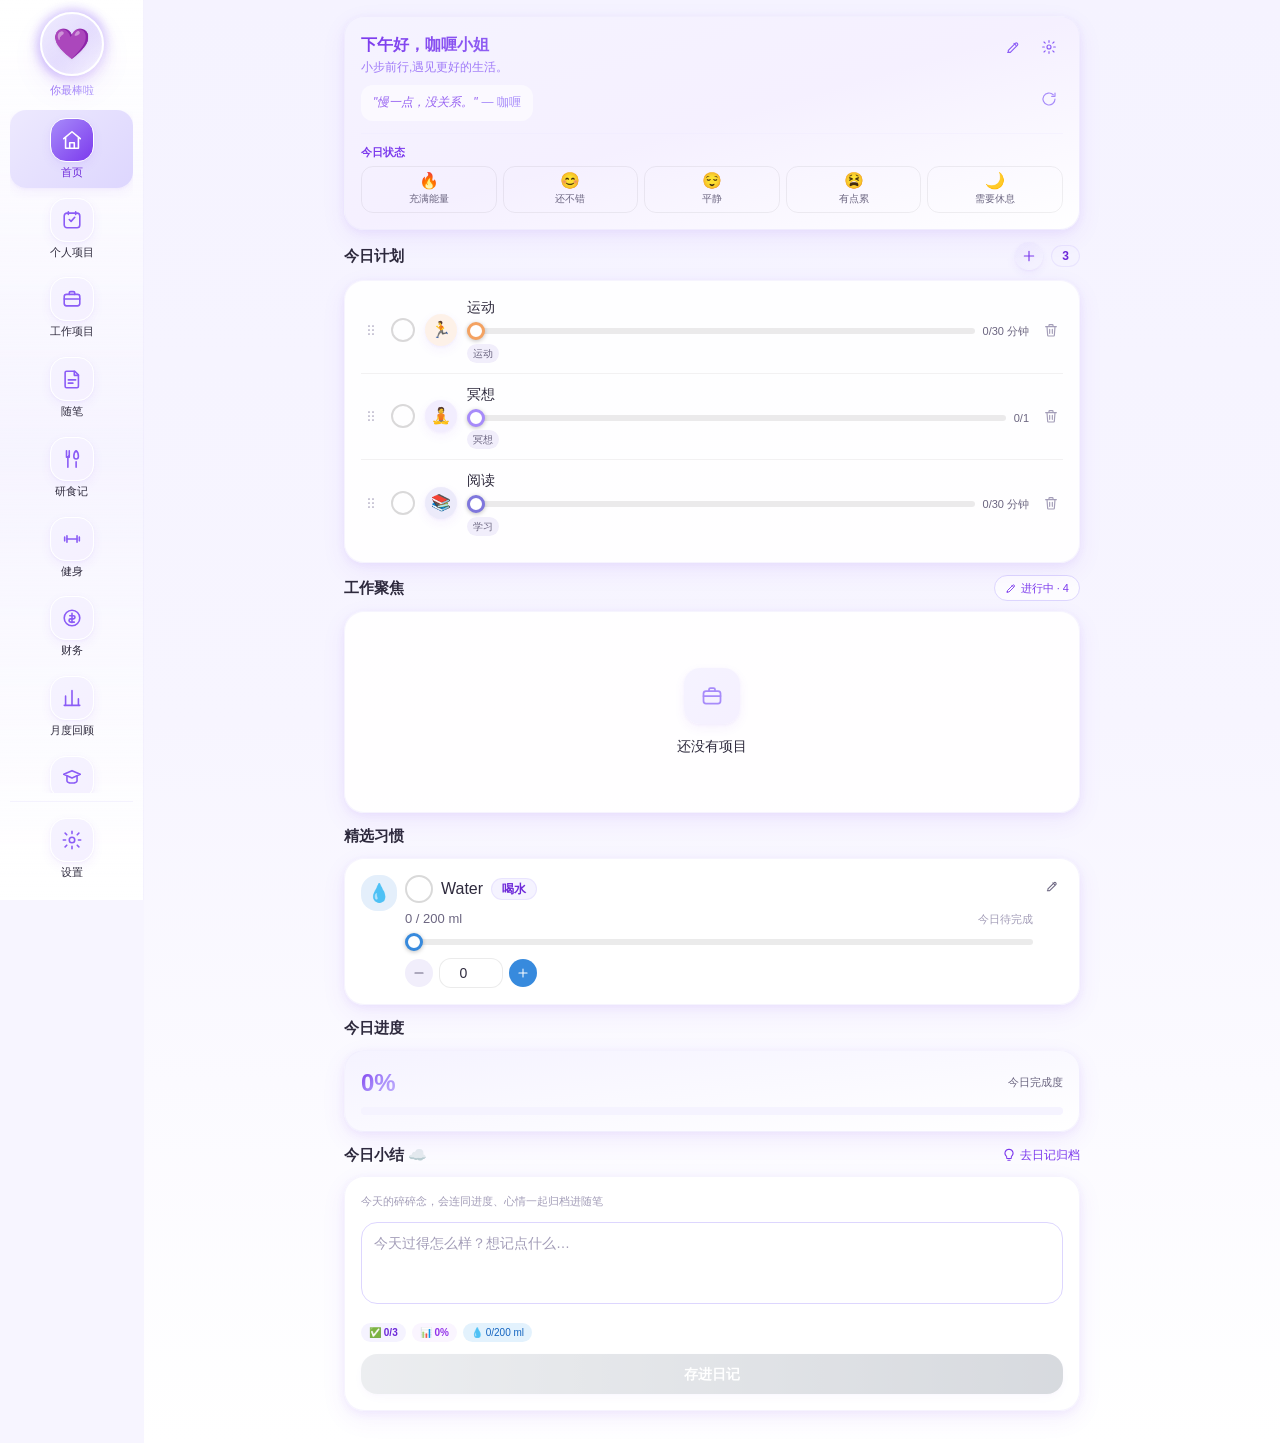
<file: index.html>
<!doctype html>
<html lang="zh-CN">
  <head>
    <meta charset="UTF-8" />
    <link rel="icon" type="image/png" href="./favicon.png" />
    <link rel="apple-touch-icon" href="./apple-touch-icon.png" />
    <meta
      name="viewport"
      content="width=device-width, initial-scale=1.0, maximum-scale=1.0, viewport-fit=cover"
    />
    <meta name="theme-color" content="#7F77DD" />
    <meta name="apple-mobile-web-app-capable" content="yes" />
    <meta name="apple-mobile-web-app-status-bar-style" content="default" />
    <title>Life OS</title>
    <script>
      // Self-healing against stale service-worker shells. Runs as a classic
      // inline script so it works even if the module bundle fails to load
      // (the cause of a white screen after a deploy). When a NEW service worker
      // takes control, reload once to pick up matching, non-404 assets.
      (function () {
        if (!("serviceWorker" in navigator)) return;
        var had = !!navigator.serviceWorker.controller;
        navigator.serviceWorker.addEventListener("controllerchange", function () {
          if (!had) { had = true; return; }
          window.location.reload();
        });
      })();
    </script>
    <script type="module" crossorigin src="./assets/index-BDkH55IQ.js"></script>
    <link rel="stylesheet" crossorigin href="./assets/index-Dxtm33UT.css">
  <link rel="manifest" href="./manifest.webmanifest"></head>
  <body>
    <div id="root"></div>
  </body>
</html>
</file>
<file: assets/index-Dxtm33UT.css>
*,:before,:after{--tw-border-spacing-x: 0;--tw-border-spacing-y: 0;--tw-translate-x: 0;--tw-translate-y: 0;--tw-rotate: 0;--tw-skew-x: 0;--tw-skew-y: 0;--tw-scale-x: 1;--tw-scale-y: 1;--tw-pan-x: ;--tw-pan-y: ;--tw-pinch-zoom: ;--tw-scroll-snap-strictness: proximity;--tw-gradient-from-position: ;--tw-gradient-via-position: ;--tw-gradient-to-position: ;--tw-ordinal: ;--tw-slashed-zero: ;--tw-numeric-figure: ;--tw-numeric-spacing: ;--tw-numeric-fraction: ;--tw-ring-inset: ;--tw-ring-offset-width: 0px;--tw-ring-offset-color: #fff;--tw-ring-color: rgb(59 130 246 / .5);--tw-ring-offset-shadow: 0 0 #0000;--tw-ring-shadow: 0 0 #0000;--tw-shadow: 0 0 #0000;--tw-shadow-colored: 0 0 #0000;--tw-blur: ;--tw-brightness: ;--tw-contrast: ;--tw-grayscale: ;--tw-hue-rotate: ;--tw-invert: ;--tw-saturate: ;--tw-sepia: ;--tw-drop-shadow: ;--tw-backdrop-blur: ;--tw-backdrop-brightness: ;--tw-backdrop-contrast: ;--tw-backdrop-grayscale: ;--tw-backdrop-hue-rotate: ;--tw-backdrop-invert: ;--tw-backdrop-opacity: ;--tw-backdrop-saturate: ;--tw-backdrop-sepia: ;--tw-contain-size: ;--tw-contain-layout: ;--tw-contain-paint: ;--tw-contain-style: }::backdrop{--tw-border-spacing-x: 0;--tw-border-spacing-y: 0;--tw-translate-x: 0;--tw-translate-y: 0;--tw-rotate: 0;--tw-skew-x: 0;--tw-skew-y: 0;--tw-scale-x: 1;--tw-scale-y: 1;--tw-pan-x: ;--tw-pan-y: ;--tw-pinch-zoom: ;--tw-scroll-snap-strictness: proximity;--tw-gradient-from-position: ;--tw-gradient-via-position: ;--tw-gradient-to-position: ;--tw-ordinal: ;--tw-slashed-zero: ;--tw-numeric-figure: ;--tw-numeric-spacing: ;--tw-numeric-fraction: ;--tw-ring-inset: ;--tw-ring-offset-width: 0px;--tw-ring-offset-color: #fff;--tw-ring-color: rgb(59 130 246 / .5);--tw-ring-offset-shadow: 0 0 #0000;--tw-ring-shadow: 0 0 #0000;--tw-shadow: 0 0 #0000;--tw-shadow-colored: 0 0 #0000;--tw-blur: ;--tw-brightness: ;--tw-contrast: ;--tw-grayscale: ;--tw-hue-rotate: ;--tw-invert: ;--tw-saturate: ;--tw-sepia: ;--tw-drop-shadow: ;--tw-backdrop-blur: ;--tw-backdrop-brightness: ;--tw-backdrop-contrast: ;--tw-backdrop-grayscale: ;--tw-backdrop-hue-rotate: ;--tw-backdrop-invert: ;--tw-backdrop-opacity: ;--tw-backdrop-saturate: ;--tw-backdrop-sepia: ;--tw-contain-size: ;--tw-contain-layout: ;--tw-contain-paint: ;--tw-contain-style: }*,:before,:after{box-sizing:border-box;border-width:0;border-style:solid;border-color:#e5e7eb}:before,:after{--tw-content: ""}html,:host{line-height:1.5;-webkit-text-size-adjust:100%;-moz-tab-size:4;-o-tab-size:4;tab-size:4;font-family:ui-sans-serif,-apple-system,BlinkMacSystemFont,PingFang SC,Microsoft YaHei,Segoe UI,Roboto,sans-serif;font-feature-settings:normal;font-variation-settings:normal;-webkit-tap-highlight-color:transparent}body{margin:0;line-height:inherit}hr{height:0;color:inherit;border-top-width:1px}abbr:where([title]){-webkit-text-decoration:underline dotted;text-decoration:underline dotted}h1,h2,h3,h4,h5,h6{font-size:inherit;font-weight:inherit}a{color:inherit;text-decoration:inherit}b,strong{font-weight:bolder}code,kbd,samp,pre{font-family:ui-monospace,SFMono-Regular,Menlo,Monaco,Consolas,Liberation Mono,Courier New,monospace;font-feature-settings:normal;font-variation-settings:normal;font-size:1em}small{font-size:80%}sub,sup{font-size:75%;line-height:0;position:relative;vertical-align:baseline}sub{bottom:-.25em}sup{top:-.5em}table{text-indent:0;border-color:inherit;border-collapse:collapse}button,input,optgroup,select,textarea{font-family:inherit;font-feature-settings:inherit;font-variation-settings:inherit;font-size:100%;font-weight:inherit;line-height:inherit;letter-spacing:inherit;color:inherit;margin:0;padding:0}button,select{text-transform:none}button,input:where([type=button]),input:where([type=reset]),input:where([type=submit]){-webkit-appearance:button;background-color:transparent;background-image:none}:-moz-focusring{outline:auto}:-moz-ui-invalid{box-shadow:none}progress{vertical-align:baseline}::-webkit-inner-spin-button,::-webkit-outer-spin-button{height:auto}[type=search]{-webkit-appearance:textfield;outline-offset:-2px}::-webkit-search-decoration{-webkit-appearance:none}::-webkit-file-upload-button{-webkit-appearance:button;font:inherit}summary{display:list-item}blockquote,dl,dd,h1,h2,h3,h4,h5,h6,hr,figure,p,pre{margin:0}fieldset{margin:0;padding:0}legend{padding:0}ol,ul,menu{list-style:none;margin:0;padding:0}dialog{padding:0}textarea{resize:vertical}input::-moz-placeholder,textarea::-moz-placeholder{opacity:1;color:#9ca3af}input::placeholder,textarea::placeholder{opacity:1;color:#9ca3af}button,[role=button]{cursor:pointer}:disabled{cursor:default}img,svg,video,canvas,audio,iframe,embed,object{display:block;vertical-align:middle}img,video{max-width:100%;height:auto}[hidden]:where(:not([hidden=until-found])){display:none}.container{width:100%}@media (min-width: 640px){.container{max-width:640px}}@media (min-width: 768px){.container{max-width:768px}}@media (min-width: 1024px){.container{max-width:1024px}}@media (min-width: 1280px){.container{max-width:1280px}}@media (min-width: 1536px){.container{max-width:1536px}}.pointer-events-none{pointer-events:none}.visible{visibility:visible}.collapse{visibility:collapse}.static{position:static}.fixed{position:fixed}.absolute{position:absolute}.relative{position:relative}.sticky{position:sticky}.-inset-1{top:-.25rem;right:-.25rem;bottom:-.25rem;left:-.25rem}.inset-0{top:0;right:0;bottom:0;left:0}.inset-x-0{left:0;right:0}.-bottom-0\.5{bottom:-.125rem}.-right-0\.5{right:-.125rem}.-right-1\.5{right:-.375rem}.-top-1\.5{top:-.375rem}.bottom-6{bottom:1.5rem}.left-0{left:0}.left-1\/2{left:50%}.left-3{left:.75rem}.right-0{right:0}.right-1{right:.25rem}.top-0{top:0}.top-1{top:.25rem}.top-1\/2{top:50%}.z-30{z-index:30}.z-40{z-index:40}.z-50{z-index:50}.col-span-2{grid-column:span 2 / span 2}.mx-auto{margin-left:auto;margin-right:auto}.-mt-2{margin-top:-.5rem}.mb-1{margin-bottom:.25rem}.mb-1\.5{margin-bottom:.375rem}.mb-2{margin-bottom:.5rem}.mb-2\.5{margin-bottom:.625rem}.mb-3{margin-bottom:.75rem}.ml-1{margin-left:.25rem}.mt-0\.5{margin-top:.125rem}.mt-1{margin-top:.25rem}.mt-1\.5{margin-top:.375rem}.mt-2{margin-top:.5rem}.mt-2\.5{margin-top:.625rem}.mt-3{margin-top:.75rem}.mt-4{margin-top:1rem}.line-clamp-2{overflow:hidden;display:-webkit-box;-webkit-box-orient:vertical;-webkit-line-clamp:2}.block{display:block}.inline-block{display:inline-block}.inline{display:inline}.flex{display:flex}.inline-flex{display:inline-flex}.\!table{display:table!important}.table{display:table}.grid{display:grid}.hidden{display:none}.aspect-square{aspect-ratio:1 / 1}.h-1\.5{height:.375rem}.h-10{height:2.5rem}.h-11{height:2.75rem}.h-12{height:3rem}.h-14{height:3.5rem}.h-16{height:4rem}.h-2{height:.5rem}.h-2\.5{height:.625rem}.h-20{height:5rem}.h-3{height:.75rem}.h-3\.5{height:.875rem}.h-32{height:8rem}.h-4{height:1rem}.h-5{height:1.25rem}.h-6{height:1.5rem}.h-7{height:1.75rem}.h-8{height:2rem}.h-9{height:2.25rem}.h-\[180px\]{height:180px}.h-\[22px\]{height:22px}.h-\[36px\]{height:36px}.h-dvh{height:100dvh}.h-full{height:100%}.h-px{height:1px}.max-h-56{max-height:14rem}.max-h-\[60vh\]{max-height:60vh}.max-h-\[85vh\]{max-height:85vh}.min-h-0{min-height:0px}.min-h-dvh{min-height:100dvh}.min-h-screen{min-height:100vh}.w-1\.5{width:.375rem}.w-10{width:2.5rem}.w-11{width:2.75rem}.w-12{width:3rem}.w-14{width:3.5rem}.w-16{width:4rem}.w-2\.5{width:.625rem}.w-20{width:5rem}.w-3{width:.75rem}.w-3\.5{width:.875rem}.w-32{width:8rem}.w-36{width:9rem}.w-4{width:1rem}.w-44{width:11rem}.w-5{width:1.25rem}.w-6{width:1.5rem}.w-7{width:1.75rem}.w-8{width:2rem}.w-9{width:2.25rem}.w-\[200px\]{width:200px}.w-\[22px\]{width:22px}.w-auto{width:auto}.w-full{width:100%}.min-w-0{min-width:0px}.max-w-3xl{max-width:48rem}.max-w-\[12rem\]{max-width:12rem}.max-w-\[16rem\]{max-width:16rem}.max-w-md{max-width:28rem}.max-w-sm{max-width:24rem}.flex-1{flex:1 1 0%}.shrink-0{flex-shrink:0}.-translate-x-1\/2{--tw-translate-x: -50%;transform:translate(var(--tw-translate-x),var(--tw-translate-y)) rotate(var(--tw-rotate)) skew(var(--tw-skew-x)) skewY(var(--tw-skew-y)) scaleX(var(--tw-scale-x)) scaleY(var(--tw-scale-y))}.-translate-y-1\/2{--tw-translate-y: -50%;transform:translate(var(--tw-translate-x),var(--tw-translate-y)) rotate(var(--tw-rotate)) skew(var(--tw-skew-x)) skewY(var(--tw-skew-y)) scaleX(var(--tw-scale-x)) scaleY(var(--tw-scale-y))}.rotate-180{--tw-rotate: 180deg;transform:translate(var(--tw-translate-x),var(--tw-translate-y)) rotate(var(--tw-rotate)) skew(var(--tw-skew-x)) skewY(var(--tw-skew-y)) scaleX(var(--tw-scale-x)) scaleY(var(--tw-scale-y))}.scale-105{--tw-scale-x: 1.05;--tw-scale-y: 1.05;transform:translate(var(--tw-translate-x),var(--tw-translate-y)) rotate(var(--tw-rotate)) skew(var(--tw-skew-x)) skewY(var(--tw-skew-y)) scaleX(var(--tw-scale-x)) scaleY(var(--tw-scale-y))}.scale-75{--tw-scale-x: .75;--tw-scale-y: .75;transform:translate(var(--tw-translate-x),var(--tw-translate-y)) rotate(var(--tw-rotate)) skew(var(--tw-skew-x)) skewY(var(--tw-skew-y)) scaleX(var(--tw-scale-x)) scaleY(var(--tw-scale-y))}.transform{transform:translate(var(--tw-translate-x),var(--tw-translate-y)) rotate(var(--tw-rotate)) skew(var(--tw-skew-x)) skewY(var(--tw-skew-y)) scaleX(var(--tw-scale-x)) scaleY(var(--tw-scale-y))}.cursor-default{cursor:default}.cursor-grab{cursor:grab}.cursor-pointer{cursor:pointer}.touch-none{touch-action:none}.select-none{-webkit-user-select:none;-moz-user-select:none;user-select:none}.select-all{-webkit-user-select:all;-moz-user-select:all;user-select:all}.resize-none{resize:none}.snap-y{scroll-snap-type:y var(--tw-scroll-snap-strictness)}.snap-mandatory{--tw-scroll-snap-strictness: mandatory}.snap-center{scroll-snap-align:center}.grid-cols-2{grid-template-columns:repeat(2,minmax(0,1fr))}.grid-cols-3{grid-template-columns:repeat(3,minmax(0,1fr))}.grid-cols-4{grid-template-columns:repeat(4,minmax(0,1fr))}.grid-cols-7{grid-template-columns:repeat(7,minmax(0,1fr))}.grid-cols-\[1fr_auto_1\.5fr\]{grid-template-columns:1fr auto 1.5fr}.flex-col{flex-direction:column}.flex-wrap{flex-wrap:wrap}.place-items-center{place-items:center}.items-start{align-items:flex-start}.items-center{align-items:center}.items-baseline{align-items:baseline}.justify-end{justify-content:flex-end}.justify-center{justify-content:center}.justify-between{justify-content:space-between}.gap-0\.5{gap:.125rem}.gap-1{gap:.25rem}.gap-1\.5{gap:.375rem}.gap-2{gap:.5rem}.gap-2\.5{gap:.625rem}.gap-3{gap:.75rem}.gap-5{gap:1.25rem}.gap-x-1\.5{-moz-column-gap:.375rem;column-gap:.375rem}.gap-x-3{-moz-column-gap:.75rem;column-gap:.75rem}.gap-y-0\.5{row-gap:.125rem}.gap-y-1{row-gap:.25rem}.space-y-0\.5>:not([hidden])~:not([hidden]){--tw-space-y-reverse: 0;margin-top:calc(.125rem * calc(1 - var(--tw-space-y-reverse)));margin-bottom:calc(.125rem * var(--tw-space-y-reverse))}.space-y-1>:not([hidden])~:not([hidden]){--tw-space-y-reverse: 0;margin-top:calc(.25rem * calc(1 - var(--tw-space-y-reverse)));margin-bottom:calc(.25rem * var(--tw-space-y-reverse))}.space-y-1\.5>:not([hidden])~:not([hidden]){--tw-space-y-reverse: 0;margin-top:calc(.375rem * calc(1 - var(--tw-space-y-reverse)));margin-bottom:calc(.375rem * var(--tw-space-y-reverse))}.space-y-2>:not([hidden])~:not([hidden]){--tw-space-y-reverse: 0;margin-top:calc(.5rem * calc(1 - var(--tw-space-y-reverse)));margin-bottom:calc(.5rem * var(--tw-space-y-reverse))}.space-y-3>:not([hidden])~:not([hidden]){--tw-space-y-reverse: 0;margin-top:calc(.75rem * calc(1 - var(--tw-space-y-reverse)));margin-bottom:calc(.75rem * var(--tw-space-y-reverse))}.space-y-4>:not([hidden])~:not([hidden]){--tw-space-y-reverse: 0;margin-top:calc(1rem * calc(1 - var(--tw-space-y-reverse)));margin-bottom:calc(1rem * var(--tw-space-y-reverse))}.space-y-5>:not([hidden])~:not([hidden]){--tw-space-y-reverse: 0;margin-top:calc(1.25rem * calc(1 - var(--tw-space-y-reverse)));margin-bottom:calc(1.25rem * var(--tw-space-y-reverse))}.divide-y>:not([hidden])~:not([hidden]){--tw-divide-y-reverse: 0;border-top-width:calc(1px * calc(1 - var(--tw-divide-y-reverse)));border-bottom-width:calc(1px * var(--tw-divide-y-reverse))}.divide-black\/\[0\.04\]>:not([hidden])~:not([hidden]){border-color:#0000000a}.divide-black\/\[0\.05\]>:not([hidden])~:not([hidden]){border-color:#0000000d}.overflow-hidden{overflow:hidden}.overflow-x-auto{overflow-x:auto}.overflow-y-auto{overflow-y:auto}.overscroll-contain{overscroll-behavior:contain}.truncate{overflow:hidden;text-overflow:ellipsis;white-space:nowrap}.whitespace-nowrap{white-space:nowrap}.whitespace-pre-wrap{white-space:pre-wrap}.break-words{overflow-wrap:break-word}.break-all{word-break:break-all}.rounded{border-radius:.25rem}.rounded-2xl{border-radius:1rem}.rounded-3xl{border-radius:1.5rem}.rounded-card{border-radius:20px}.rounded-full{border-radius:9999px}.rounded-lg{border-radius:.5rem}.rounded-md{border-radius:.375rem}.rounded-pill{border-radius:999px}.rounded-xl{border-radius:.75rem}.border{border-width:1px}.border-2{border-width:2px}.border-b{border-bottom-width:1px}.border-r{border-right-width:1px}.border-t{border-top-width:1px}.border-dashed{border-style:dashed}.border-amber-100{--tw-border-opacity: 1;border-color:rgb(254 243 199 / var(--tw-border-opacity, 1))}.border-amber-200{--tw-border-opacity: 1;border-color:rgb(253 230 138 / var(--tw-border-opacity, 1))}.border-amber-200\/60{border-color:#fde68a99}.border-amber-400{--tw-border-opacity: 1;border-color:rgb(251 191 36 / var(--tw-border-opacity, 1))}.border-black\/15{border-color:#00000026}.border-black\/20{border-color:#0003}.border-black\/\[0\.04\]{border-color:#0000000a}.border-black\/\[0\.05\]{border-color:#0000000d}.border-black\/\[0\.06\]{border-color:#0000000f}.border-black\/\[0\.08\]{border-color:#00000014}.border-black\/\[0\.12\]{border-color:#0000001f}.border-black\/\[0\.1\]{border-color:#0000001a}.border-blue-200\/30{border-color:#bfdbfe4d}.border-brand-100{--tw-border-opacity: 1;border-color:rgb(237 233 254 / var(--tw-border-opacity, 1))}.border-brand-100\/40{border-color:#ede9fe66}.border-brand-100\/50{border-color:#ede9fe80}.border-brand-100\/60{border-color:#ede9fe99}.border-brand-200{--tw-border-opacity: 1;border-color:rgb(221 214 254 / var(--tw-border-opacity, 1))}.border-brand-200\/30{border-color:#ddd6fe4d}.border-brand-200\/50{border-color:#ddd6fe80}.border-brand-300{--tw-border-opacity: 1;border-color:rgb(196 181 253 / var(--tw-border-opacity, 1))}.border-brand-500{--tw-border-opacity: 1;border-color:rgb(139 92 246 / var(--tw-border-opacity, 1))}.border-emerald-200\/30{border-color:#a7f3d04d}.border-mint-200{--tw-border-opacity: 1;border-color:rgb(156 224 201 / var(--tw-border-opacity, 1))}.border-orange-200\/30{border-color:#fed7aa4d}.border-sky-100{--tw-border-opacity: 1;border-color:rgb(224 242 254 / var(--tw-border-opacity, 1))}.border-white{--tw-border-opacity: 1;border-color:rgb(255 255 255 / var(--tw-border-opacity, 1))}.border-yellow-200\/30{border-color:#fef08a4d}.bg-amber-400{--tw-bg-opacity: 1;background-color:rgb(251 191 36 / var(--tw-bg-opacity, 1))}.bg-amber-50{--tw-bg-opacity: 1;background-color:rgb(255 251 235 / var(--tw-bg-opacity, 1))}.bg-amber-50\/50{background-color:#fffbeb80}.bg-amber-500{--tw-bg-opacity: 1;background-color:rgb(245 158 11 / var(--tw-bg-opacity, 1))}.bg-bg-base{--tw-bg-opacity: 1;background-color:rgb(247 245 255 / var(--tw-bg-opacity, 1))}.bg-bg-muted{--tw-bg-opacity: 1;background-color:rgb(241 238 251 / var(--tw-bg-opacity, 1))}.bg-bg-muted\/30{background-color:#f1eefb4d}.bg-bg-muted\/40{background-color:#f1eefb66}.bg-bg-muted\/50{background-color:#f1eefb80}.bg-bg-muted\/60{background-color:#f1eefb99}.bg-bg-muted\/70{background-color:#f1eefbb3}.bg-bg-surface{--tw-bg-opacity: 1;background-color:rgb(255 255 255 / var(--tw-bg-opacity, 1))}.bg-black\/30{background-color:#0000004d}.bg-black\/55{background-color:#0000008c}.bg-black\/\[0\.04\]{background-color:#0000000a}.bg-black\/\[0\.05\]{background-color:#0000000d}.bg-black\/\[0\.06\]{background-color:#0000000f}.bg-blossom-50{--tw-bg-opacity: 1;background-color:rgb(245 240 255 / var(--tw-bg-opacity, 1))}.bg-brand-100{--tw-bg-opacity: 1;background-color:rgb(237 233 254 / var(--tw-bg-opacity, 1))}.bg-brand-400{--tw-bg-opacity: 1;background-color:rgb(167 139 250 / var(--tw-bg-opacity, 1))}.bg-brand-50{--tw-bg-opacity: 1;background-color:rgb(245 243 255 / var(--tw-bg-opacity, 1))}.bg-brand-50\/50{background-color:#f5f3ff80}.bg-brand-50\/60{background-color:#f5f3ff99}.bg-brand-50\/70{background-color:#f5f3ffb3}.bg-brand-500{--tw-bg-opacity: 1;background-color:rgb(139 92 246 / var(--tw-bg-opacity, 1))}.bg-ink\/85{background-color:#2e2a3dd9}.bg-mint-50{--tw-bg-opacity: 1;background-color:rgb(224 247 239 / var(--tw-bg-opacity, 1))}.bg-mint-50\/60{background-color:#e0f7ef99}.bg-mint-600{--tw-bg-opacity: 1;background-color:rgb(0 121 107 / var(--tw-bg-opacity, 1))}.bg-peach-400{--tw-bg-opacity: 1;background-color:rgb(255 112 67 / var(--tw-bg-opacity, 1))}.bg-peach-50{--tw-bg-opacity: 1;background-color:rgb(251 233 231 / var(--tw-bg-opacity, 1))}.bg-peach-600{--tw-bg-opacity: 1;background-color:rgb(216 67 21 / var(--tw-bg-opacity, 1))}.bg-purple-50{--tw-bg-opacity: 1;background-color:rgb(250 245 255 / var(--tw-bg-opacity, 1))}.bg-red-50{--tw-bg-opacity: 1;background-color:rgb(254 242 242 / var(--tw-bg-opacity, 1))}.bg-red-500{--tw-bg-opacity: 1;background-color:rgb(239 68 68 / var(--tw-bg-opacity, 1))}.bg-rose-500{--tw-bg-opacity: 1;background-color:rgb(184 60 130 / var(--tw-bg-opacity, 1))}.bg-sky-50{--tw-bg-opacity: 1;background-color:rgb(227 242 253 / var(--tw-bg-opacity, 1))}.bg-sky-50\/50{background-color:#e3f2fd80}.bg-sky-500{--tw-bg-opacity: 1;background-color:rgb(14 165 233 / var(--tw-bg-opacity, 1))}.bg-sun-50{--tw-bg-opacity: 1;background-color:rgb(255 248 225 / var(--tw-bg-opacity, 1))}.bg-transparent{background-color:transparent}.bg-white{--tw-bg-opacity: 1;background-color:rgb(255 255 255 / var(--tw-bg-opacity, 1))}.bg-white\/60{background-color:#fff9}.bg-white\/70{background-color:#ffffffb3}.bg-white\/90{background-color:#ffffffe6}.bg-gradient-to-b{background-image:linear-gradient(to bottom,var(--tw-gradient-stops))}.bg-gradient-to-br{background-image:linear-gradient(to bottom right,var(--tw-gradient-stops))}.bg-gradient-to-r{background-image:linear-gradient(to right,var(--tw-gradient-stops))}.from-brand-100{--tw-gradient-from: #EDE9FE var(--tw-gradient-from-position);--tw-gradient-to: rgb(237 233 254 / 0) var(--tw-gradient-to-position);--tw-gradient-stops: var(--tw-gradient-from), var(--tw-gradient-to)}.from-brand-300{--tw-gradient-from: #C4B5FD var(--tw-gradient-from-position);--tw-gradient-to: rgb(196 181 253 / 0) var(--tw-gradient-to-position);--tw-gradient-stops: var(--tw-gradient-from), var(--tw-gradient-to)}.from-brand-400{--tw-gradient-from: #A78BFA var(--tw-gradient-from-position);--tw-gradient-to: rgb(167 139 250 / 0) var(--tw-gradient-to-position);--tw-gradient-stops: var(--tw-gradient-from), var(--tw-gradient-to)}.from-brand-50{--tw-gradient-from: #F5F3FF var(--tw-gradient-from-position);--tw-gradient-to: rgb(245 243 255 / 0) var(--tw-gradient-to-position);--tw-gradient-stops: var(--tw-gradient-from), var(--tw-gradient-to)}.from-sky-400{--tw-gradient-from: #42A5F5 var(--tw-gradient-from-position);--tw-gradient-to: rgb(66 165 245 / 0) var(--tw-gradient-to-position);--tw-gradient-stops: var(--tw-gradient-from), var(--tw-gradient-to)}.from-white{--tw-gradient-from: #fff var(--tw-gradient-from-position);--tw-gradient-to: rgb(255 255 255 / 0) var(--tw-gradient-to-position);--tw-gradient-stops: var(--tw-gradient-from), var(--tw-gradient-to)}.via-blossom-50{--tw-gradient-to: rgb(245 240 255 / 0) var(--tw-gradient-to-position);--tw-gradient-stops: var(--tw-gradient-from), #F5F0FF var(--tw-gradient-via-position), var(--tw-gradient-to)}.via-brand-400{--tw-gradient-to: rgb(167 139 250 / 0) var(--tw-gradient-to-position);--tw-gradient-stops: var(--tw-gradient-from), #A78BFA var(--tw-gradient-via-position), var(--tw-gradient-to)}.via-brand-50\/30{--tw-gradient-to: rgb(245 243 255 / 0) var(--tw-gradient-to-position);--tw-gradient-stops: var(--tw-gradient-from), rgb(245 243 255 / .3) var(--tw-gradient-via-position), var(--tw-gradient-to)}.to-blossom-50{--tw-gradient-to: #F5F0FF var(--tw-gradient-to-position)}.to-brand-500{--tw-gradient-to: #8B5CF6 var(--tw-gradient-to-position)}.to-brand-600{--tw-gradient-to: #7C3AED var(--tw-gradient-to-position)}.to-sky-500{--tw-gradient-to: #0ea5e9 var(--tw-gradient-to-position)}.to-white{--tw-gradient-to: #fff var(--tw-gradient-to-position)}.object-cover{-o-object-fit:cover;object-fit:cover}.p-0{padding:0}.p-0\.5{padding:.125rem}.p-1{padding:.25rem}.p-1\.5{padding:.375rem}.p-2{padding:.5rem}.p-2\.5{padding:.625rem}.p-3{padding:.75rem}.p-4{padding:1rem}.p-6{padding:1.5rem}.px-1{padding-left:.25rem;padding-right:.25rem}.px-1\.5{padding-left:.375rem;padding-right:.375rem}.px-2{padding-left:.5rem;padding-right:.5rem}.px-2\.5{padding-left:.625rem;padding-right:.625rem}.px-3{padding-left:.75rem;padding-right:.75rem}.px-3\.5{padding-left:.875rem;padding-right:.875rem}.px-4{padding-left:1rem;padding-right:1rem}.px-5{padding-left:1.25rem;padding-right:1.25rem}.px-6{padding-left:1.5rem;padding-right:1.5rem}.py-0\.5{padding-top:.125rem;padding-bottom:.125rem}.py-1{padding-top:.25rem;padding-bottom:.25rem}.py-1\.5{padding-top:.375rem;padding-bottom:.375rem}.py-10{padding-top:2.5rem;padding-bottom:2.5rem}.py-2{padding-top:.5rem;padding-bottom:.5rem}.py-2\.5{padding-top:.625rem;padding-bottom:.625rem}.py-3{padding-top:.75rem;padding-bottom:.75rem}.py-4{padding-top:1rem;padding-bottom:1rem}.py-6{padding-top:1.5rem;padding-bottom:1.5rem}.pb-0\.5{padding-bottom:.125rem}.pb-2{padding-bottom:.5rem}.pb-6{padding-bottom:1.5rem}.pb-\[calc\(0\.75rem\+env\(safe-area-inset-bottom\)\)\]{padding-bottom:calc(.75rem + env(safe-area-inset-bottom))}.pb-\[max\(1rem\,env\(safe-area-inset-bottom\)\)\]{padding-bottom:max(1rem,env(safe-area-inset-bottom))}.pl-4{padding-left:1rem}.pl-9{padding-left:2.25rem}.pr-0\.5{padding-right:.125rem}.pr-3{padding-right:.75rem}.pt-1{padding-top:.25rem}.pt-1\.5{padding-top:.375rem}.pt-2{padding-top:.5rem}.pt-2\.5{padding-top:.625rem}.pt-3{padding-top:.75rem}.pt-\[calc\(0\.75rem\+env\(safe-area-inset-top\)\)\]{padding-top:calc(.75rem + env(safe-area-inset-top))}.pt-\[max\(1rem\,env\(safe-area-inset-top\)\)\]{padding-top:max(1rem,env(safe-area-inset-top))}.text-left{text-align:left}.text-center{text-align:center}.text-right{text-align:right}.font-mono{font-family:ui-monospace,SFMono-Regular,Menlo,Monaco,Consolas,Liberation Mono,Courier New,monospace}.text-2xl{font-size:1.5rem;line-height:2rem}.text-4xl{font-size:2.25rem;line-height:2.5rem}.text-\[10px\]{font-size:10px}.text-\[11px\]{font-size:11px}.text-\[13px\]{font-size:13px}.text-\[15px\]{font-size:15px}.text-\[9px\]{font-size:9px}.text-base{font-size:1rem;line-height:1.5rem}.text-lg{font-size:1.125rem;line-height:1.75rem}.text-sm{font-size:.875rem;line-height:1.25rem}.text-xl{font-size:1.25rem;line-height:1.75rem}.text-xs{font-size:.75rem;line-height:1rem}.font-bold{font-weight:700}.font-medium{font-weight:500}.font-semibold{font-weight:600}.italic{font-style:italic}.not-italic{font-style:normal}.tabular-nums{--tw-numeric-spacing: tabular-nums;font-variant-numeric:var(--tw-ordinal) var(--tw-slashed-zero) var(--tw-numeric-figure) var(--tw-numeric-spacing) var(--tw-numeric-fraction)}.leading-none{line-height:1}.leading-relaxed{line-height:1.625}.leading-snug{line-height:1.375}.leading-tight{line-height:1.25}.text-amber-400{--tw-text-opacity: 1;color:rgb(251 191 36 / var(--tw-text-opacity, 1))}.text-amber-600{--tw-text-opacity: 1;color:rgb(217 119 6 / var(--tw-text-opacity, 1))}.text-amber-700{--tw-text-opacity: 1;color:rgb(180 83 9 / var(--tw-text-opacity, 1))}.text-amber-700\/70{color:#b45309b3}.text-amber-700\/80{color:#b45309cc}.text-amber-800{--tw-text-opacity: 1;color:rgb(146 64 14 / var(--tw-text-opacity, 1))}.text-amber-900{--tw-text-opacity: 1;color:rgb(120 53 15 / var(--tw-text-opacity, 1))}.text-blossom-600{--tw-text-opacity: 1;color:rgb(109 40 217 / var(--tw-text-opacity, 1))}.text-brand-400{--tw-text-opacity: 1;color:rgb(167 139 250 / var(--tw-text-opacity, 1))}.text-brand-500{--tw-text-opacity: 1;color:rgb(139 92 246 / var(--tw-text-opacity, 1))}.text-brand-500\/80{color:#8b5cf6cc}.text-brand-600{--tw-text-opacity: 1;color:rgb(124 58 237 / var(--tw-text-opacity, 1))}.text-brand-600\/80{color:#7c3aedcc}.text-brand-700{--tw-text-opacity: 1;color:rgb(109 40 217 / var(--tw-text-opacity, 1))}.text-brand-700\/70{color:#6d28d9b3}.text-brand-800{--tw-text-opacity: 1;color:rgb(91 33 182 / var(--tw-text-opacity, 1))}.text-ink{--tw-text-opacity: 1;color:rgb(46 42 61 / var(--tw-text-opacity, 1))}.text-ink-faint{--tw-text-opacity: 1;color:rgb(163 157 184 / var(--tw-text-opacity, 1))}.text-ink-faint\/40{color:#a39db866}.text-ink-soft{--tw-text-opacity: 1;color:rgb(107 101 128 / var(--tw-text-opacity, 1))}.text-mint-600{--tw-text-opacity: 1;color:rgb(0 121 107 / var(--tw-text-opacity, 1))}.text-peach-600{--tw-text-opacity: 1;color:rgb(216 67 21 / var(--tw-text-opacity, 1))}.text-purple-600{--tw-text-opacity: 1;color:rgb(147 51 234 / var(--tw-text-opacity, 1))}.text-red-600{--tw-text-opacity: 1;color:rgb(220 38 38 / var(--tw-text-opacity, 1))}.text-rose-500{--tw-text-opacity: 1;color:rgb(184 60 130 / var(--tw-text-opacity, 1))}.text-sky-600{--tw-text-opacity: 1;color:rgb(21 101 192 / var(--tw-text-opacity, 1))}.text-sky-700{--tw-text-opacity: 1;color:rgb(3 105 161 / var(--tw-text-opacity, 1))}.text-sun-600{--tw-text-opacity: 1;color:rgb(245 127 23 / var(--tw-text-opacity, 1))}.text-transparent{color:transparent}.text-white{--tw-text-opacity: 1;color:rgb(255 255 255 / var(--tw-text-opacity, 1))}.underline{text-decoration-line:underline}.line-through{text-decoration-line:line-through}.accent-brand-400{accent-color:#A78BFA}.opacity-0{opacity:0}.opacity-40{opacity:.4}.opacity-60{opacity:.6}.opacity-70{opacity:.7}.opacity-90{opacity:.9}.shadow-2xl{--tw-shadow: 0 25px 50px -12px rgb(0 0 0 / .25);--tw-shadow-colored: 0 25px 50px -12px var(--tw-shadow-color);box-shadow:var(--tw-ring-offset-shadow, 0 0 #0000),var(--tw-ring-shadow, 0 0 #0000),var(--tw-shadow)}.shadow-card{--tw-shadow: 0 2px 8px rgba(124,58,237,.07), 0 8px 24px rgba(124,58,237,.08);--tw-shadow-colored: 0 2px 8px var(--tw-shadow-color), 0 8px 24px var(--tw-shadow-color);box-shadow:var(--tw-ring-offset-shadow, 0 0 #0000),var(--tw-ring-shadow, 0 0 #0000),var(--tw-shadow)}.shadow-float{--tw-shadow: 0 4px 16px rgba(124,58,237,.14), 0 12px 32px rgba(124,58,237,.08);--tw-shadow-colored: 0 4px 16px var(--tw-shadow-color), 0 12px 32px var(--tw-shadow-color);box-shadow:var(--tw-ring-offset-shadow, 0 0 #0000),var(--tw-ring-shadow, 0 0 #0000),var(--tw-shadow)}.shadow-md{--tw-shadow: 0 4px 6px -1px rgb(0 0 0 / .1), 0 2px 4px -2px rgb(0 0 0 / .1);--tw-shadow-colored: 0 4px 6px -1px var(--tw-shadow-color), 0 2px 4px -2px var(--tw-shadow-color);box-shadow:var(--tw-ring-offset-shadow, 0 0 #0000),var(--tw-ring-shadow, 0 0 #0000),var(--tw-shadow)}.shadow-sm{--tw-shadow: 0 1px 2px 0 rgb(0 0 0 / .05);--tw-shadow-colored: 0 1px 2px 0 var(--tw-shadow-color);box-shadow:var(--tw-ring-offset-shadow, 0 0 #0000),var(--tw-ring-shadow, 0 0 #0000),var(--tw-shadow)}.shadow-soft{--tw-shadow: 0 1px 3px rgba(124,58,237,.05), 0 4px 12px rgba(124,58,237,.06);--tw-shadow-colored: 0 1px 3px var(--tw-shadow-color), 0 4px 12px var(--tw-shadow-color);box-shadow:var(--tw-ring-offset-shadow, 0 0 #0000),var(--tw-ring-shadow, 0 0 #0000),var(--tw-shadow)}.ring-1{--tw-ring-offset-shadow: var(--tw-ring-inset) 0 0 0 var(--tw-ring-offset-width) var(--tw-ring-offset-color);--tw-ring-shadow: var(--tw-ring-inset) 0 0 0 calc(1px + var(--tw-ring-offset-width)) var(--tw-ring-color);box-shadow:var(--tw-ring-offset-shadow),var(--tw-ring-shadow),var(--tw-shadow, 0 0 #0000)}.ring-2{--tw-ring-offset-shadow: var(--tw-ring-inset) 0 0 0 var(--tw-ring-offset-width) var(--tw-ring-offset-color);--tw-ring-shadow: var(--tw-ring-inset) 0 0 0 calc(2px + var(--tw-ring-offset-width)) var(--tw-ring-color);box-shadow:var(--tw-ring-offset-shadow),var(--tw-ring-shadow),var(--tw-shadow, 0 0 #0000)}.ring-black\/10{--tw-ring-color: rgb(0 0 0 / .1)}.ring-black\/20{--tw-ring-color: rgb(0 0 0 / .2)}.ring-brand-200{--tw-ring-opacity: 1;--tw-ring-color: rgb(221 214 254 / var(--tw-ring-opacity, 1))}.ring-brand-200\/60{--tw-ring-color: rgb(221 214 254 / .6)}.ring-brand-300{--tw-ring-opacity: 1;--tw-ring-color: rgb(196 181 253 / var(--tw-ring-opacity, 1))}.ring-brand-400{--tw-ring-opacity: 1;--tw-ring-color: rgb(167 139 250 / var(--tw-ring-opacity, 1))}.ring-offset-2{--tw-ring-offset-width: 2px}.blur{--tw-blur: blur(8px);filter:var(--tw-blur) var(--tw-brightness) var(--tw-contrast) var(--tw-grayscale) var(--tw-hue-rotate) var(--tw-invert) var(--tw-saturate) var(--tw-sepia) var(--tw-drop-shadow)}.blur-sm{--tw-blur: blur(4px);filter:var(--tw-blur) var(--tw-brightness) var(--tw-contrast) var(--tw-grayscale) var(--tw-hue-rotate) var(--tw-invert) var(--tw-saturate) var(--tw-sepia) var(--tw-drop-shadow)}.drop-shadow-sm{--tw-drop-shadow: drop-shadow(0 1px 1px rgb(0 0 0 / .05));filter:var(--tw-blur) var(--tw-brightness) var(--tw-contrast) var(--tw-grayscale) var(--tw-hue-rotate) var(--tw-invert) var(--tw-saturate) var(--tw-sepia) var(--tw-drop-shadow)}.filter{filter:var(--tw-blur) var(--tw-brightness) var(--tw-contrast) var(--tw-grayscale) var(--tw-hue-rotate) var(--tw-invert) var(--tw-saturate) var(--tw-sepia) var(--tw-drop-shadow)}.backdrop-blur-sm{--tw-backdrop-blur: blur(4px);-webkit-backdrop-filter:var(--tw-backdrop-blur) var(--tw-backdrop-brightness) var(--tw-backdrop-contrast) var(--tw-backdrop-grayscale) var(--tw-backdrop-hue-rotate) var(--tw-backdrop-invert) var(--tw-backdrop-opacity) var(--tw-backdrop-saturate) var(--tw-backdrop-sepia);backdrop-filter:var(--tw-backdrop-blur) var(--tw-backdrop-brightness) var(--tw-backdrop-contrast) var(--tw-backdrop-grayscale) var(--tw-backdrop-hue-rotate) var(--tw-backdrop-invert) var(--tw-backdrop-opacity) var(--tw-backdrop-saturate) var(--tw-backdrop-sepia)}.transition{transition-property:color,background-color,border-color,text-decoration-color,fill,stroke,opacity,box-shadow,transform,filter,backdrop-filter;transition-timing-function:cubic-bezier(.4,0,.2,1);transition-duration:.15s}.transition-\[width\]{transition-property:width;transition-timing-function:cubic-bezier(.4,0,.2,1);transition-duration:.15s}.transition-all{transition-property:all;transition-timing-function:cubic-bezier(.4,0,.2,1);transition-duration:.15s}.transition-opacity{transition-property:opacity;transition-timing-function:cubic-bezier(.4,0,.2,1);transition-duration:.15s}.transition-transform{transition-property:transform;transition-timing-function:cubic-bezier(.4,0,.2,1);transition-duration:.15s}.duration-200{transition-duration:.2s}.duration-500{transition-duration:.5s}.ease-out{transition-timing-function:cubic-bezier(0,0,.2,1)}:root{color-scheme:light}html,body,#root{height:100%}body{margin:0;background-color:#f7f5ff;color:#2e2a3d;font-family:ui-sans-serif,-apple-system,BlinkMacSystemFont,PingFang SC,Microsoft YaHei,Segoe UI,Roboto,sans-serif;-webkit-font-smoothing:antialiased;-webkit-tap-highlight-color:transparent;overscroll-behavior-y:none}.safe-bottom{padding-bottom:calc(.5rem + env(safe-area-inset-bottom))}.no-scrollbar::-webkit-scrollbar{display:none}.no-scrollbar{-ms-overflow-style:none;scrollbar-width:none}@media (prefers-reduced-motion: no-preference){.fade-in{animation:fadeIn .3s ease both}}@keyframes fadeIn{0%{opacity:0;transform:translateY(6px)}to{opacity:1;transform:translateY(0)}}.text-gradient-brand{background:linear-gradient(135deg,#7c3aed,#a78bfa,#c4b5fd);-webkit-background-clip:text;-webkit-text-fill-color:transparent;background-clip:text}.bg-gradient-soft-brand{background:linear-gradient(180deg,#f5f3ff,#f7f5ff,#fff)}.card-hover{transition:transform .2s ease,box-shadow .2s ease}.card-hover:hover{transform:translateY(-1px);box-shadow:0 4px 16px #7c3aed1f,0 12px 32px #7c3aed12}.nav-cute-active{background:linear-gradient(135deg,#ede9fe,#ddd6fe);color:#6d28d9;font-weight:600}.btn-bounce:active{transform:scale(.96)}.pretty-range{-webkit-appearance:none;-moz-appearance:none;appearance:none;width:100%;height:6px;border-radius:9999px;background:#00000014;outline:none;cursor:pointer}.pretty-range::-webkit-slider-thumb{-webkit-appearance:none;-moz-appearance:none;appearance:none;height:18px;width:18px;border-radius:50%;background:#fff;border:3px solid var(--range-color, #8b5cf6);box-shadow:0 1px 4px #00000040;cursor:pointer;-webkit-transition:transform .12s ease;transition:transform .12s ease}.pretty-range::-webkit-slider-thumb:active{transform:scale(1.18)}.pretty-range::-moz-range-thumb{height:18px;width:18px;border-radius:50%;background:#fff;border:3px solid var(--range-color, #8b5cf6);box-shadow:0 1px 4px #00000040;cursor:pointer}.pretty-range::-moz-range-track{height:6px;border-radius:9999px;background:transparent}.placeholder\:text-ink-faint::-moz-placeholder{--tw-text-opacity: 1;color:rgb(163 157 184 / var(--tw-text-opacity, 1))}.placeholder\:text-ink-faint::placeholder{--tw-text-opacity: 1;color:rgb(163 157 184 / var(--tw-text-opacity, 1))}.first\:pt-0:first-child{padding-top:0}.last\:pb-0:last-child{padding-bottom:0}.hover\:border-black\/30:hover{border-color:#0000004d}.hover\:border-brand-200:hover{--tw-border-opacity: 1;border-color:rgb(221 214 254 / var(--tw-border-opacity, 1))}.hover\:bg-amber-50:hover{--tw-bg-opacity: 1;background-color:rgb(255 251 235 / var(--tw-bg-opacity, 1))}.hover\:bg-amber-500:hover{--tw-bg-opacity: 1;background-color:rgb(245 158 11 / var(--tw-bg-opacity, 1))}.hover\:bg-amber-600:hover{--tw-bg-opacity: 1;background-color:rgb(217 119 6 / var(--tw-bg-opacity, 1))}.hover\:bg-bg-muted:hover{--tw-bg-opacity: 1;background-color:rgb(241 238 251 / var(--tw-bg-opacity, 1))}.hover\:bg-black\/10:hover{background-color:#0000001a}.hover\:bg-black\/70:hover{background-color:#000000b3}.hover\:bg-black\/\[0\.03\]:hover{background-color:#00000008}.hover\:bg-black\/\[0\.06\]:hover{background-color:#0000000f}.hover\:bg-black\/\[0\.08\]:hover{background-color:#00000014}.hover\:bg-brand-100:hover{--tw-bg-opacity: 1;background-color:rgb(237 233 254 / var(--tw-bg-opacity, 1))}.hover\:bg-brand-50:hover{--tw-bg-opacity: 1;background-color:rgb(245 243 255 / var(--tw-bg-opacity, 1))}.hover\:bg-brand-50\/40:hover{background-color:#f5f3ff66}.hover\:bg-brand-50\/50:hover{background-color:#f5f3ff80}.hover\:bg-brand-50\/70:hover{background-color:#f5f3ffb3}.hover\:bg-brand-600:hover{--tw-bg-opacity: 1;background-color:rgb(124 58 237 / var(--tw-bg-opacity, 1))}.hover\:bg-peach-50:hover{--tw-bg-opacity: 1;background-color:rgb(251 233 231 / var(--tw-bg-opacity, 1))}.hover\:bg-peach-600:hover{--tw-bg-opacity: 1;background-color:rgb(216 67 21 / var(--tw-bg-opacity, 1))}.hover\:bg-peach-600\/90:hover{background-color:#d84315e6}.hover\:bg-red-50:hover{--tw-bg-opacity: 1;background-color:rgb(254 242 242 / var(--tw-bg-opacity, 1))}.hover\:bg-red-600:hover{--tw-bg-opacity: 1;background-color:rgb(220 38 38 / var(--tw-bg-opacity, 1))}.hover\:bg-rose-50:hover{--tw-bg-opacity: 1;background-color:rgb(252 238 245 / var(--tw-bg-opacity, 1))}.hover\:bg-rose-600:hover{--tw-bg-opacity: 1;background-color:rgb(151 42 104 / var(--tw-bg-opacity, 1))}.hover\:bg-sky-600:hover{--tw-bg-opacity: 1;background-color:rgb(21 101 192 / var(--tw-bg-opacity, 1))}.hover\:bg-white:hover{--tw-bg-opacity: 1;background-color:rgb(255 255 255 / var(--tw-bg-opacity, 1))}.hover\:from-brand-200:hover{--tw-gradient-from: #DDD6FE var(--tw-gradient-from-position);--tw-gradient-to: rgb(221 214 254 / 0) var(--tw-gradient-to-position);--tw-gradient-stops: var(--tw-gradient-from), var(--tw-gradient-to)}.hover\:from-brand-500:hover{--tw-gradient-from: #8B5CF6 var(--tw-gradient-from-position);--tw-gradient-to: rgb(139 92 246 / 0) var(--tw-gradient-to-position);--tw-gradient-stops: var(--tw-gradient-from), var(--tw-gradient-to)}.hover\:from-sky-500:hover{--tw-gradient-from: #0ea5e9 var(--tw-gradient-from-position);--tw-gradient-to: rgb(14 165 233 / 0) var(--tw-gradient-to-position);--tw-gradient-stops: var(--tw-gradient-from), var(--tw-gradient-to)}.hover\:to-blossom-200:hover{--tw-gradient-to: #D6C3F7 var(--tw-gradient-to-position)}.hover\:to-brand-600:hover{--tw-gradient-to: #7C3AED var(--tw-gradient-to-position)}.hover\:to-brand-700:hover{--tw-gradient-to: #6D28D9 var(--tw-gradient-to-position)}.hover\:to-sky-600:hover{--tw-gradient-to: #1565C0 var(--tw-gradient-to-position)}.hover\:text-amber-700:hover{--tw-text-opacity: 1;color:rgb(180 83 9 / var(--tw-text-opacity, 1))}.hover\:text-brand-500:hover{--tw-text-opacity: 1;color:rgb(139 92 246 / var(--tw-text-opacity, 1))}.hover\:text-brand-600:hover{--tw-text-opacity: 1;color:rgb(124 58 237 / var(--tw-text-opacity, 1))}.hover\:text-ink:hover{--tw-text-opacity: 1;color:rgb(46 42 61 / var(--tw-text-opacity, 1))}.hover\:text-ink-soft:hover{--tw-text-opacity: 1;color:rgb(107 101 128 / var(--tw-text-opacity, 1))}.hover\:text-peach-600:hover{--tw-text-opacity: 1;color:rgb(216 67 21 / var(--tw-text-opacity, 1))}.hover\:text-red-500:hover{--tw-text-opacity: 1;color:rgb(239 68 68 / var(--tw-text-opacity, 1))}.hover\:text-rose-500:hover{--tw-text-opacity: 1;color:rgb(184 60 130 / var(--tw-text-opacity, 1))}.hover\:underline:hover{text-decoration-line:underline}.hover\:opacity-70:hover{opacity:.7}.hover\:opacity-90:hover{opacity:.9}.hover\:shadow-md:hover{--tw-shadow: 0 4px 6px -1px rgb(0 0 0 / .1), 0 2px 4px -2px rgb(0 0 0 / .1);--tw-shadow-colored: 0 4px 6px -1px var(--tw-shadow-color), 0 2px 4px -2px var(--tw-shadow-color);box-shadow:var(--tw-ring-offset-shadow, 0 0 #0000),var(--tw-ring-shadow, 0 0 #0000),var(--tw-shadow)}.focus\:border-brand-300:focus{--tw-border-opacity: 1;border-color:rgb(196 181 253 / var(--tw-border-opacity, 1))}.focus\:outline-none:focus{outline:2px solid transparent;outline-offset:2px}.focus\:ring-2:focus{--tw-ring-offset-shadow: var(--tw-ring-inset) 0 0 0 var(--tw-ring-offset-width) var(--tw-ring-offset-color);--tw-ring-shadow: var(--tw-ring-inset) 0 0 0 calc(2px + var(--tw-ring-offset-width)) var(--tw-ring-color);box-shadow:var(--tw-ring-offset-shadow),var(--tw-ring-shadow),var(--tw-shadow, 0 0 #0000)}.focus\:ring-amber-200:focus{--tw-ring-opacity: 1;--tw-ring-color: rgb(253 230 138 / var(--tw-ring-opacity, 1))}.focus\:ring-brand-200:focus{--tw-ring-opacity: 1;--tw-ring-color: rgb(221 214 254 / var(--tw-ring-opacity, 1))}.focus\:ring-brand-300:focus{--tw-ring-opacity: 1;--tw-ring-color: rgb(196 181 253 / var(--tw-ring-opacity, 1))}.active\:scale-\[0\.97\]:active{--tw-scale-x: .97;--tw-scale-y: .97;transform:translate(var(--tw-translate-x),var(--tw-translate-y)) rotate(var(--tw-rotate)) skew(var(--tw-skew-x)) skewY(var(--tw-skew-y)) scaleX(var(--tw-scale-x)) scaleY(var(--tw-scale-y))}.active\:cursor-grabbing:active{cursor:grabbing}.disabled\:cursor-not-allowed:disabled{cursor:not-allowed}.disabled\:from-gray-300:disabled{--tw-gradient-from: #d1d5db var(--tw-gradient-from-position);--tw-gradient-to: rgb(209 213 219 / 0) var(--tw-gradient-to-position);--tw-gradient-stops: var(--tw-gradient-from), var(--tw-gradient-to)}.disabled\:to-gray-400:disabled{--tw-gradient-to: #9ca3af var(--tw-gradient-to-position)}.disabled\:opacity-30:disabled{opacity:.3}.disabled\:opacity-40:disabled{opacity:.4}.disabled\:opacity-50:disabled{opacity:.5}.disabled\:opacity-60:disabled{opacity:.6}.group:hover .group-hover\:scale-100{--tw-scale-x: 1;--tw-scale-y: 1;transform:translate(var(--tw-translate-x),var(--tw-translate-y)) rotate(var(--tw-rotate)) skew(var(--tw-skew-x)) skewY(var(--tw-skew-y)) scaleX(var(--tw-scale-x)) scaleY(var(--tw-scale-y))}.group:hover .group-hover\:scale-105{--tw-scale-x: 1.05;--tw-scale-y: 1.05;transform:translate(var(--tw-translate-x),var(--tw-translate-y)) rotate(var(--tw-rotate)) skew(var(--tw-skew-x)) skewY(var(--tw-skew-y)) scaleX(var(--tw-scale-x)) scaleY(var(--tw-scale-y))}.group:hover .group-hover\:opacity-100{opacity:1}.group:hover .group-hover\:opacity-60{opacity:.6}@media (min-width: 640px){.sm\:inline-flex{display:inline-flex}.sm\:grid-cols-3{grid-template-columns:repeat(3,minmax(0,1fr))}.sm\:grid-cols-4{grid-template-columns:repeat(4,minmax(0,1fr))}}@media (min-width: 768px){.md\:h-16{height:4rem}.md\:w-16{width:4rem}.md\:w-36{width:9rem}.md\:px-4{padding-left:1rem;padding-right:1rem}.md\:py-4{padding-top:1rem;padding-bottom:1rem}.md\:pb-8{padding-bottom:2rem}.md\:text-3xl{font-size:1.875rem;line-height:2.25rem}.md\:text-\[11px\]{font-size:11px}}.\[\&\:\:-webkit-scrollbar\]\:hidden::-webkit-scrollbar{display:none}.\[\&_svg\]\:h-6 svg{height:1.5rem}.\[\&_svg\]\:h-\[18px\] svg{height:18px}.\[\&_svg\]\:h-\[22px\] svg{height:22px}.\[\&_svg\]\:w-6 svg{width:1.5rem}.\[\&_svg\]\:w-\[18px\] svg{width:18px}.\[\&_svg\]\:w-\[22px\] svg{width:22px}
</file>
